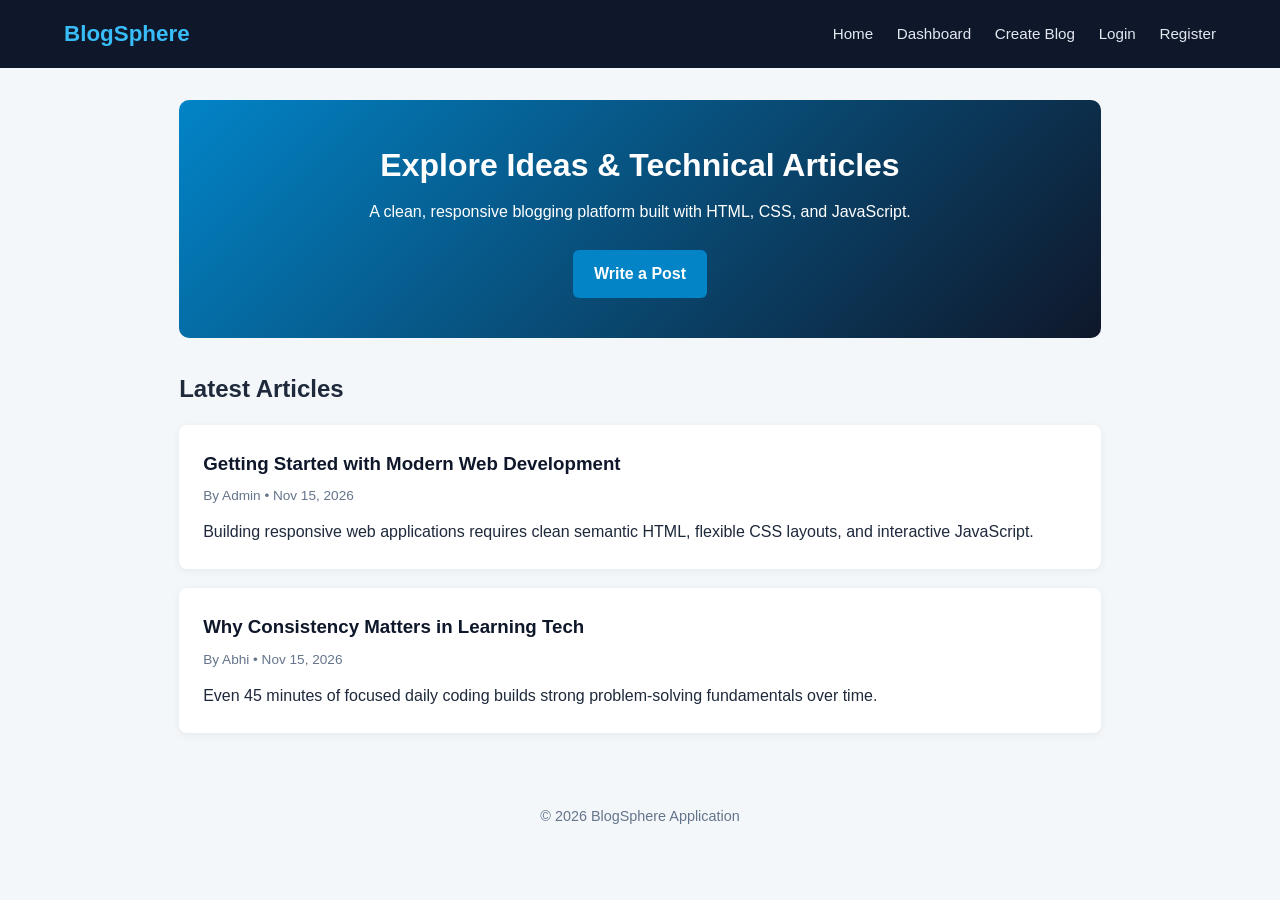
<file: index.html>
<!DOCTYPE html>
<html lang="en">
<head>
  <meta charset="UTF-8" />
  <meta name="viewport" content="width=device-width, initial-scale=1.0" />
  <title>BlogSphere | Home</title>
  <link rel="stylesheet" href="style.css" />
</head>
<body>
  <header>
    <h1>BlogSphere</h1>
    <nav>
      <a href="index.html">Home</a>
      <a href="dashboard.html">Dashboard</a>
      <a href="create-blog.html">Create Blog</a>
      <a href="login.html">Login</a>
      <a href="register.html">Register</a>
    </nav>
  </header>

  <div class="container">
    <section class="hero">
      <h2>Explore Ideas & Technical Articles</h2>
      <p>A clean, responsive blogging platform built with HTML, CSS, and JavaScript.</p>
      <br />
      <a href="create-blog.html" class="btn">Write a Post</a>
    </section>

    <h2 style="margin-bottom: 1rem;">Latest Articles</h2>
    <div id="blog-feed"></div>
  </div>

  <footer>© 2026 BlogSphere Application</footer>
  <script src="script.js"></script>
</body>
</html>
</file>
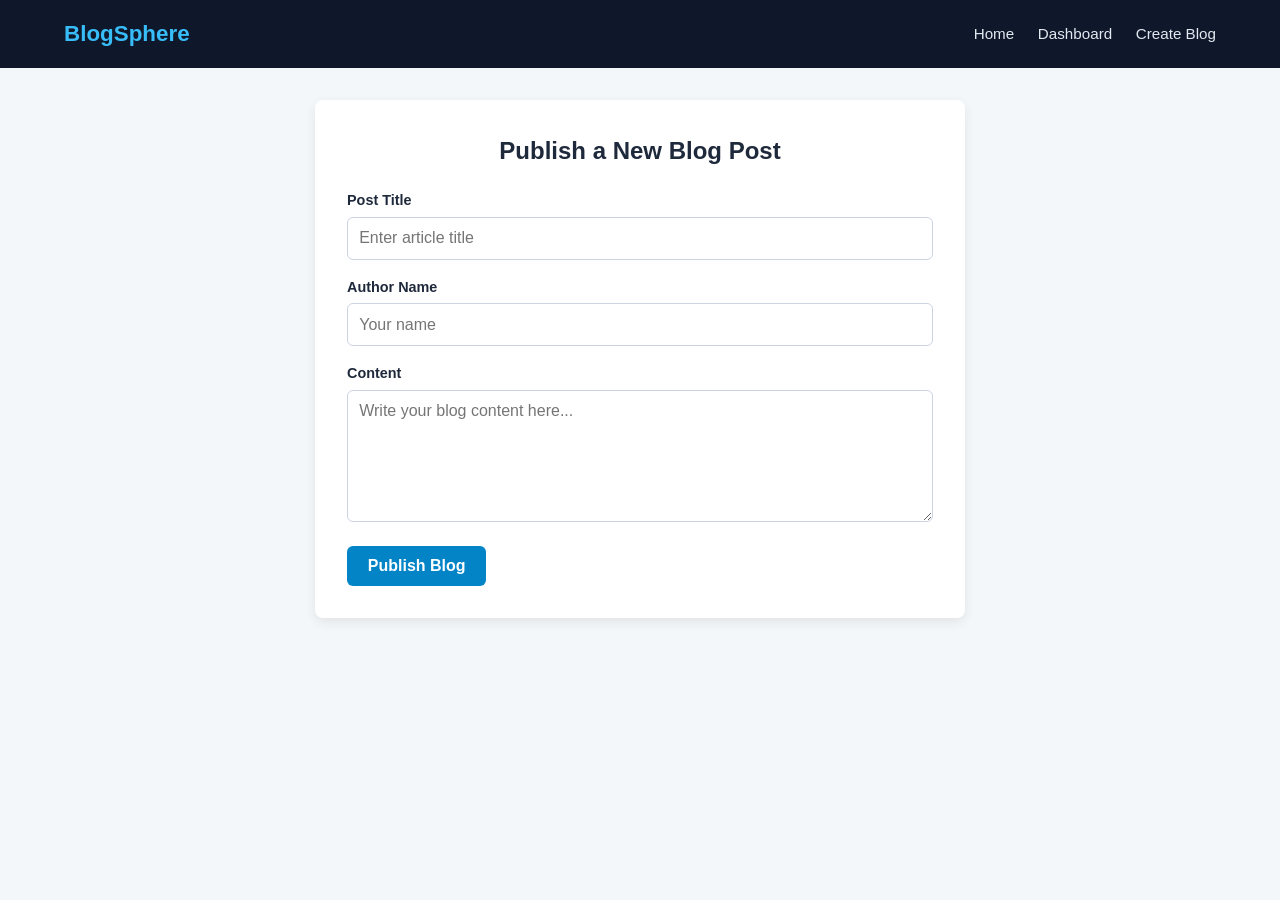
<file: create-blog.html>
<!DOCTYPE html>
<html lang="en">
<head>
  <meta charset="UTF-8" />
  <meta name="viewport" content="width=device-width, initial-scale=1.0" />
  <title>BlogSphere | Create Blog</title>
  <link rel="stylesheet" href="style.css" />
</head>
<body>
  <header>
    <h1>BlogSphere</h1>
    <nav>
      <a href="index.html">Home</a>
      <a href="dashboard.html">Dashboard</a>
      <a href="create-blog.html">Create Blog</a>
    </nav>
  </header>

  <div class="container">
    <div class="form-box" style="max-width: 650px;">
      <h2>Publish a New Blog Post</h2>
      <form onsubmit="handleCreateBlog(event)">
        <label for="blog-title">Post Title</label>
        <input type="text" id="blog-title" required placeholder="Enter article title" />

        <label for="blog-author">Author Name</label>
        <input type="text" id="blog-author" required placeholder="Your name" />

        <label for="blog-content">Content</label>
        <textarea id="blog-content" rows="6" required placeholder="Write your blog content here..."></textarea>

        <button type="submit">Publish Blog</button>
      </form>
    </div>
  </div>

  <script src="script.js"></script>
</body>
</html>
</file>
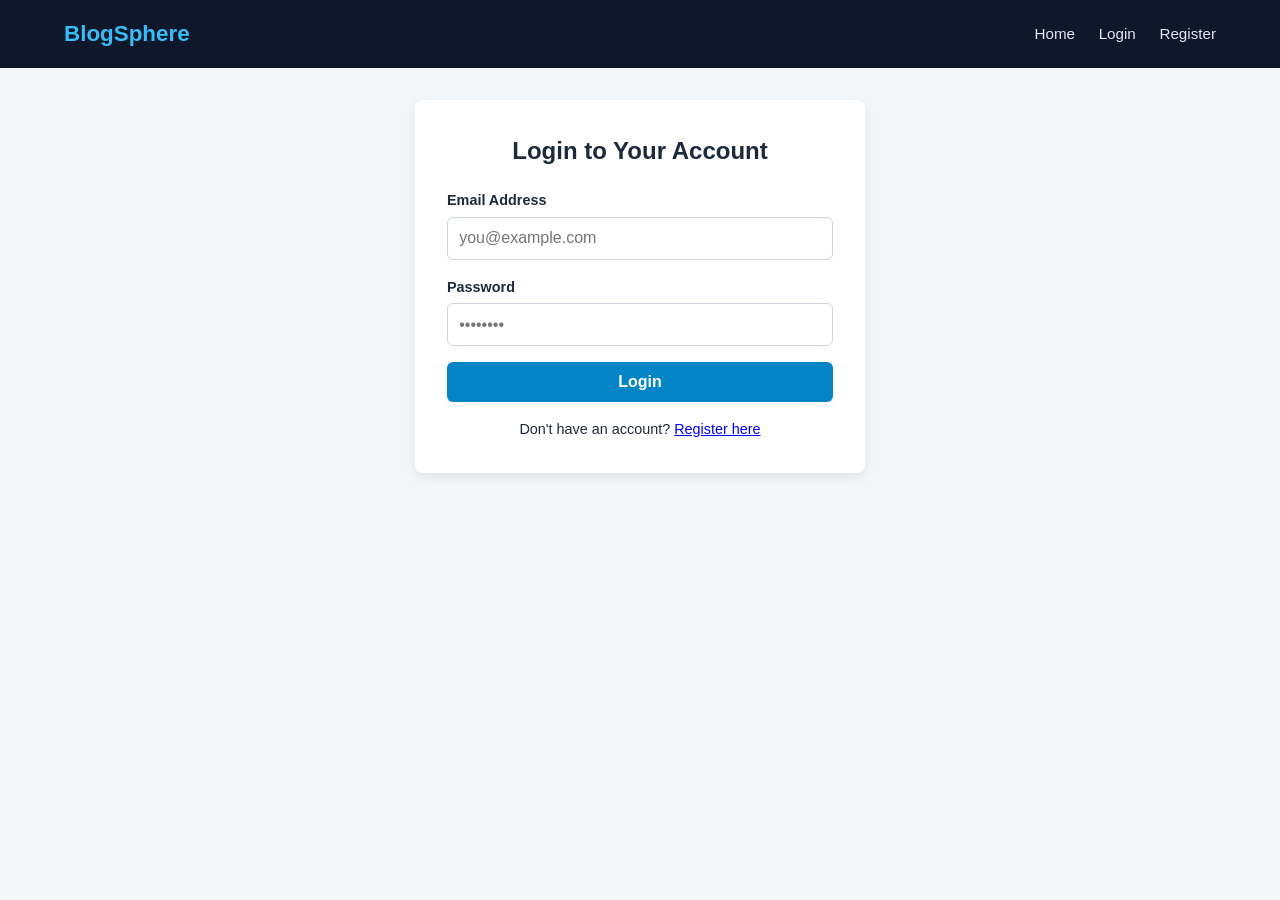
<file: login.html>
<!DOCTYPE html>
<html lang="en">
<head>
  <meta charset="UTF-8" />
  <meta name="viewport" content="width=device-width, initial-scale=1.0" />
  <title>BlogSphere | Login</title>
  <link rel="stylesheet" href="style.css" />
</head>
<body>
  <header>
    <h1>BlogSphere</h1>
    <nav>
      <a href="index.html">Home</a>
      <a href="login.html">Login</a>
      <a href="register.html">Register</a>
    </nav>
  </header>

  <div class="container">
    <div class="form-box">
      <h2>Login to Your Account</h2>
      <form onsubmit="handleLogin(event)">
        <label for="login-email">Email Address</label>
        <input type="email" id="login-email" required placeholder="you@example.com" />

        <label for="login-pass">Password</label>
        <input type="password" id="login-pass" required placeholder="••••••••" />

        <button type="submit" style="width: 100%;">Login</button>
      </form>
      <p style="margin-top: 1rem; text-align: center; font-size: 0.9rem;">
        Don't have an account? <a href="register.html">Register here</a>
      </p>
    </div>
  </div>

  <script src="script.js"></script>
</body>
</html>
</file>
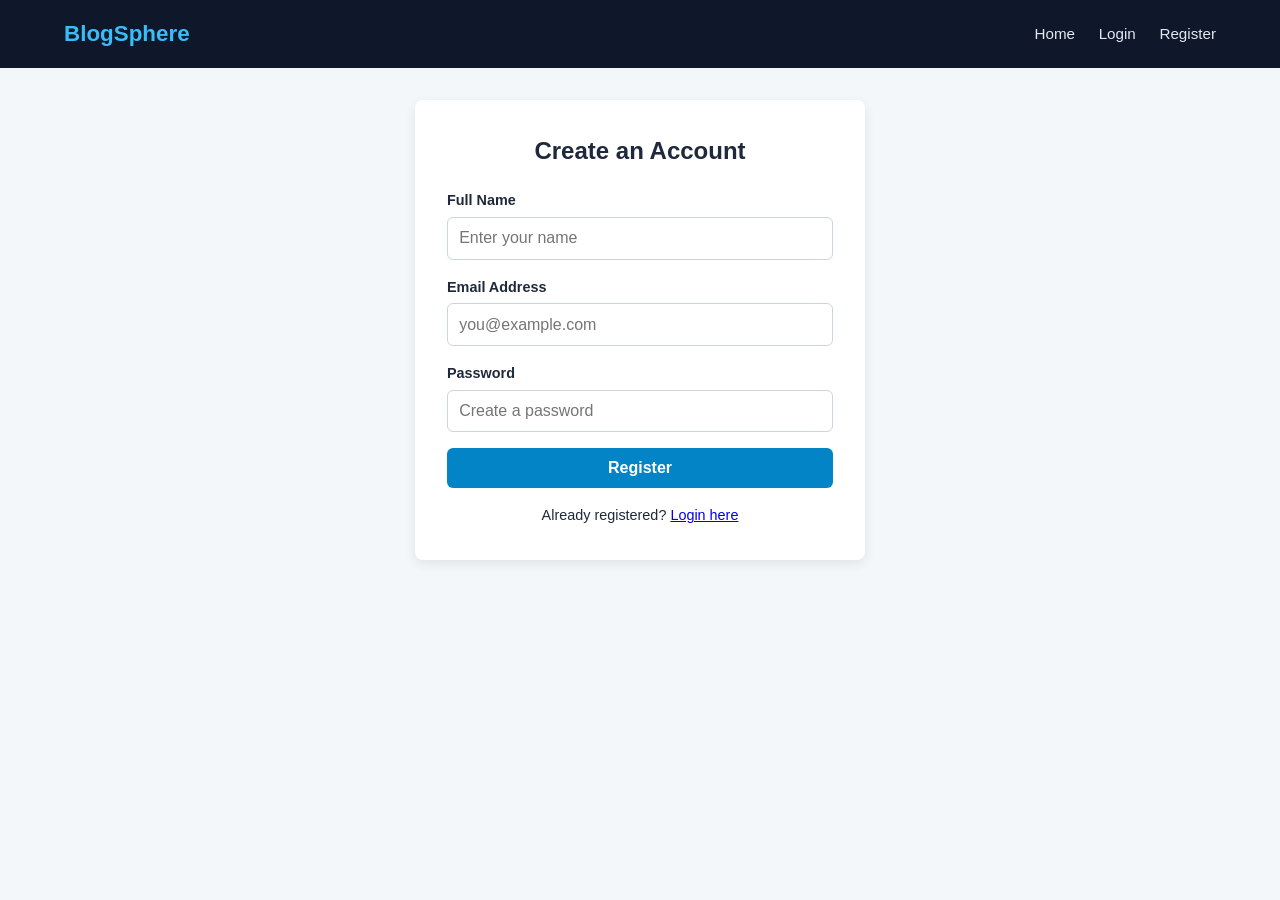
<file: register.html>
<!DOCTYPE html>
<html lang="en">
<head>
  <meta charset="UTF-8" />
  <meta name="viewport" content="width=device-width, initial-scale=1.0" />
  <title>BlogSphere | Register</title>
  <link rel="stylesheet" href="style.css" />
</head>
<body>
  <header>
    <h1>BlogSphere</h1>
    <nav>
      <a href="index.html">Home</a>
      <a href="login.html">Login</a>
      <a href="register.html">Register</a>
    </nav>
  </header>

  <div class="container">
    <div class="form-box">
      <h2>Create an Account</h2>
      <form onsubmit="handleRegister(event)">
        <label for="reg-name">Full Name</label>
        <input type="text" id="reg-name" required placeholder="Enter your name" />

        <label for="reg-email">Email Address</label>
        <input type="email" id="reg-email" required placeholder="you@example.com" />

        <label for="reg-pass">Password</label>
        <input type="password" id="reg-pass" required placeholder="Create a password" />

        <button type="submit" style="width: 100%;">Register</button>
      </form>
      <p style="margin-top: 1rem; text-align: center; font-size: 0.9rem;">
        Already registered? <a href="login.html">Login here</a>
      </p>
    </div>
  </div>

  <script src="script.js"></script>
</body>
</html>
</file>
<file: style.css>
* {
  box-sizing: border-box;
  margin: 0;
  padding: 0;
  font-family: 'Segoe UI', Tahoma, Geneva, Verdana, sans-serif;
}

body {
  background-color: #f4f7f9;
  color: #1e293b;
  line-height: 1.6;
}

header {
  background: #0f172a;
  color: #fff;
  padding: 1rem 5%;
  display: flex;
  justify-content: space-between;
  align-items: center;
  flex-wrap: wrap;
}

header h1 {
  font-size: 1.4rem;
  color: #38bdf8;
}

nav a {
  color: #e2e8f0;
  text-decoration: none;
  margin-left: 1.2rem;
  font-weight: 500;
  font-size: 0.95rem;
}

nav a:hover {
  color: #38bdf8;
}

.container {
  max-width: 960px;
  margin: 2rem auto;
  padding: 0 1.2rem;
}

.hero {
  background: linear-gradient(135deg, #0284c7, #0f172a);
  color: white;
  padding: 2.5rem 2rem;
  border-radius: 10px;
  margin-bottom: 2rem;
  text-align: center;
}

.hero h2 {
  font-size: 2rem;
  margin-bottom: 0.5rem;
}

.card {
  background: #ffffff;
  padding: 1.5rem;
  border-radius: 8px;
  box-shadow: 0 2px 8px rgba(0, 0, 0, 0.06);
  margin-bottom: 1.2rem;
}

.card h3 {
  margin-bottom: 0.4rem;
  color: #0f172a;
}

.meta {
  font-size: 0.85rem;
  color: #64748b;
  margin-bottom: 0.8rem;
}

.form-box {
  max-width: 450px;
  margin: 2rem auto;
  background: #fff;
  padding: 2rem;
  border-radius: 8px;
  box-shadow: 0 4px 12px rgba(0, 0, 0, 0.08);
}

.form-box h2 {
  margin-bottom: 1.2rem;
  text-align: center;
}

label {
  display: block;
  margin-bottom: 0.3rem;
  font-weight: 600;
  font-size: 0.9rem;
}

input, textarea {
  width: 100%;
  padding: 0.7rem;
  margin-bottom: 1rem;
  border: 1px solid #cbd5e1;
  border-radius: 6px;
  font-size: 1rem;
}

button, .btn {
  display: inline-block;
  background: #0284c7;
  color: #fff;
  border: none;
  padding: 0.7rem 1.3rem;
  border-radius: 6px;
  cursor: pointer;
  font-size: 1rem;
  text-decoration: none;
  font-weight: 600;
}

button:hover, .btn:hover {
  background: #0369a1;
}

.btn-danger {
  background: #dc2626;
  padding: 0.4rem 0.8rem;
  font-size: 0.85rem;
  margin-top: 0.8rem;
}

.btn-danger:hover {
  background: #b91c1c;
}

footer {
  text-align: center;
  padding: 1.5rem;
  color: #64748b;
  font-size: 0.9rem;
  margin-top: 3rem;
}

@media (max-width: 600px) {
  header {
    flex-direction: column;
    gap: 0.8rem;
  }
  nav a {
    margin: 0 0.6rem;
  }
}
</file>
